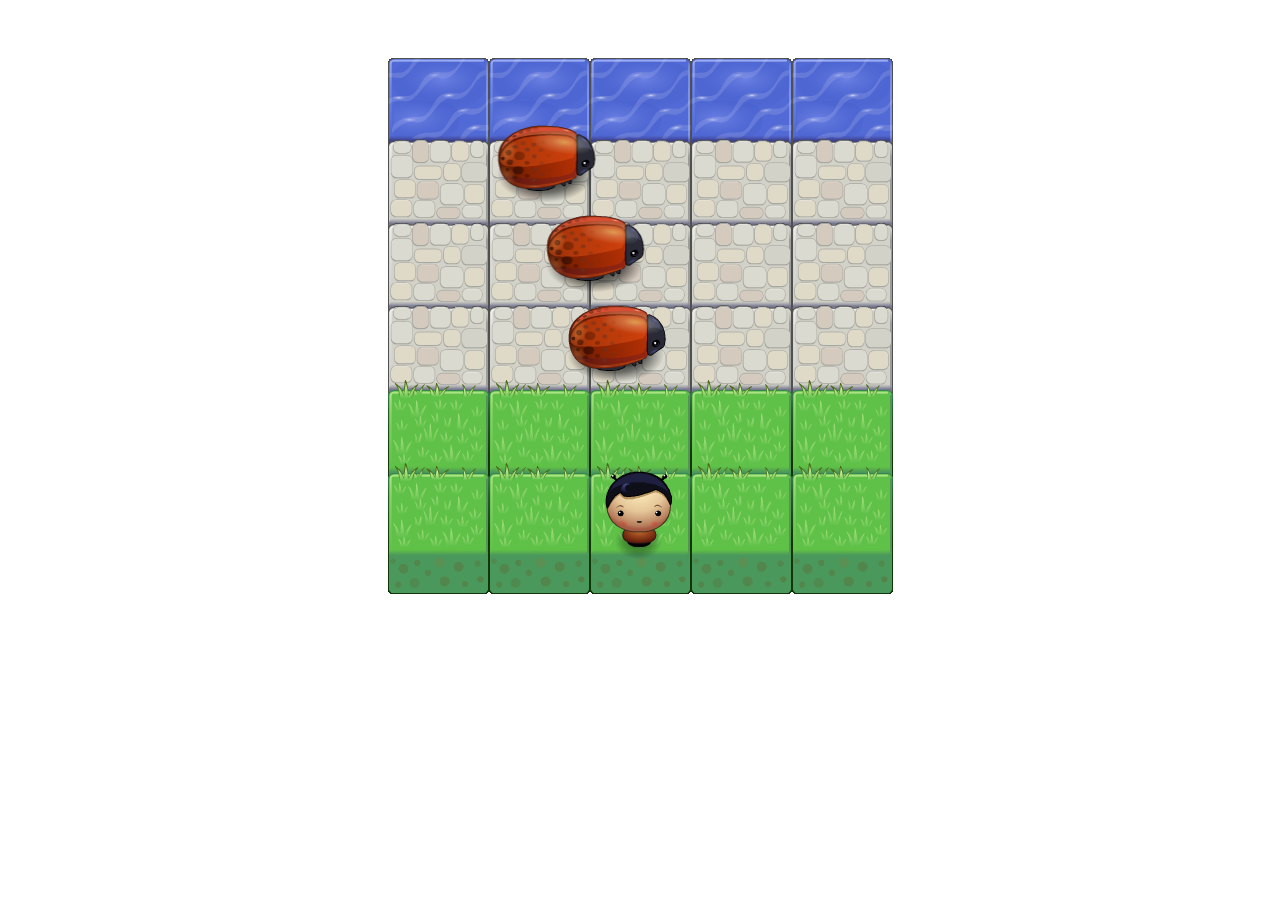
<file: P5 (Classic Arcade Game Clone)/index.html>
<!DOCTYPE html>
<html>
<head>
    <meta charset="UTF-8">
    <title>Effective JavaScript: Frogger</title>
    <link rel="stylesheet" href="css/style.css">
</head>
<body>
    <script src="js/resources.js"></script>
    <script src="js/app.js"></script>
    <script src="js/engine.js"></script>
    <script src="https://ajax.googleapis.com/ajax/libs/jquery/3.1.0/jquery.min.js"></script>
    <h1 id="total"></h1>
</body>
</html>
</file>
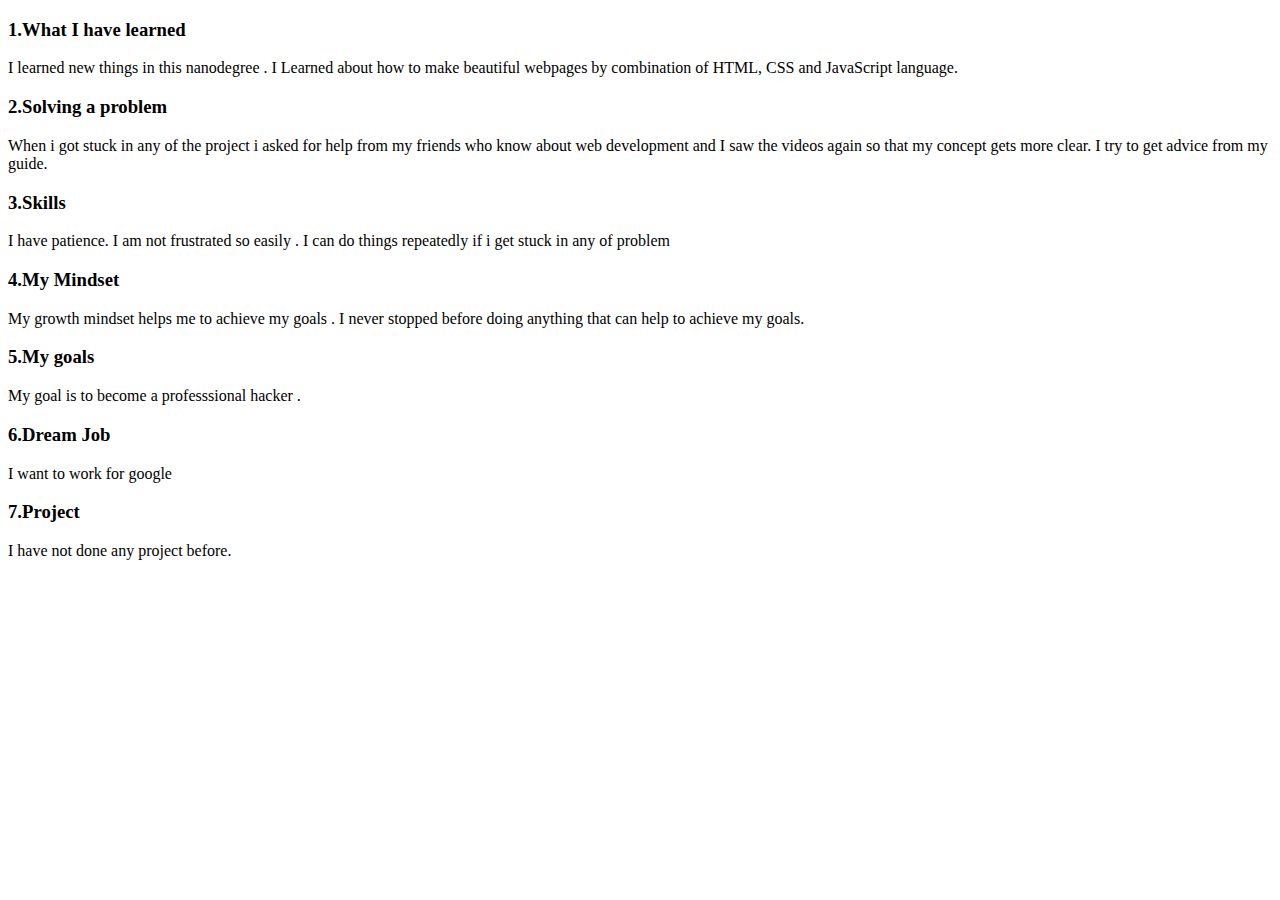
<file: P0 (Establishing Developer Mindset)/Establishing Developer Mindset.html>
<!doctype html>

<html>

<head>

<title>My first nanodegree</title>

</head>

<body>

<h3> 1.What I have learned</h3>

<p> I learned new things in this nanodegree .  I Learned about how to make 
beautiful webpages by combination of HTML, CSS and JavaScript language.</p> 
<h3> 2.Solving a problem</h3>

<p> When i got stuck in any of the project i asked for help from my friends 
who know about web development and I saw the videos again so that my 
concept gets more clear.  I try to get advice from my guide. <p>

<h3> 3.Skills</h3>

<p> I have patience. I am not frustrated so easily . I can do things 
repeatedly if i get stuck in any of problem</p>

<h3> 4.My Mindset</h3>

<p>  My growth mindset helps me to achieve my goals  . I never stopped 
before doing anything that can help to achieve my goals.

<h3> 5.My goals</h3>

 <p> My goal is to become a professsional hacker .</p>

<h3> 6.Dream Job</h3>

<p> I want to work for google</p>

<h3> 7.Project</h3>

<p> I have not done any project before.</p>

</body>

</html>
</file>
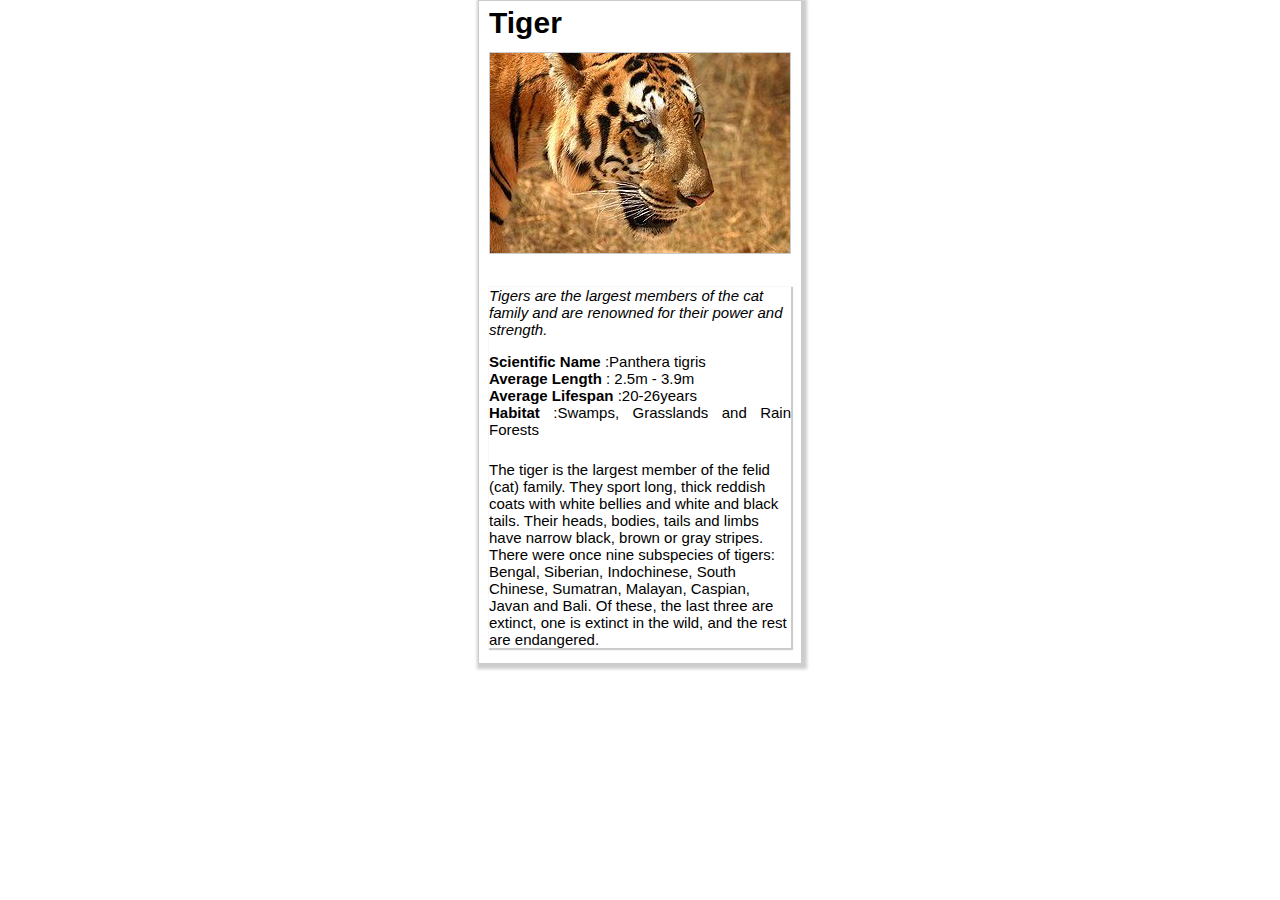
<file: P2 (Animal Trading Card)/card.html>
<!DOCTYPE html>
<html>
<head>
	<meta charset="utf-8">
	<title>Animal Trading Cards</title>
	<link rel="stylesheet" type="text/css" href="styles.css"/>
</head>
<body class="details">
	<div>
		<!-- your favorite animal's name goes here -->
		<h3 class="heading"><strong>Tiger</strong></h3>
		<!-- your favorite animal's image goes here -->
		<img class="image" src="Tiger.jpg" alt="Tiger">
		<div class="section">
			<!-- your favorite animal's interesting fact goes here -->
			<p class="description"><em>Tigers are the largest members of the cat family and are renowned for their power and strength.</em></p>
			<ul class="card" >
				<!-- your favorite animal's list items go here -->
				<li ><span class ="specification">Scientific Name </span>:Panthera tigris</li>
				<li><span class="specification">Average Length	</span>: 2.5m - 3.9m</li>
				<li><span class="specification">Average Lifespan </span>:20-26years</li>
				<li><span class="specification">Habitat </span>:Swamps, Grasslands and Rain Forests</li>
			</ul>
			<!-- your favorite animal's description goes here -->
			<p class="detail">The tiger is the largest member of the felid (cat) family. They sport long, thick reddish coats with white bellies and
				white and black tails. Their heads, bodies, tails and limbs have narrow black, brown or gray stripes. There were once nine
				subspecies of tigers: Bengal, Siberian, Indochinese, South Chinese, Sumatran, Malayan, Caspian, Javan and Bali. Of these,
				the last three are extinct, one is extinct in the wild, and the rest are endangered.</p>
		</div>
	</div>
</body>
</html>
</file>
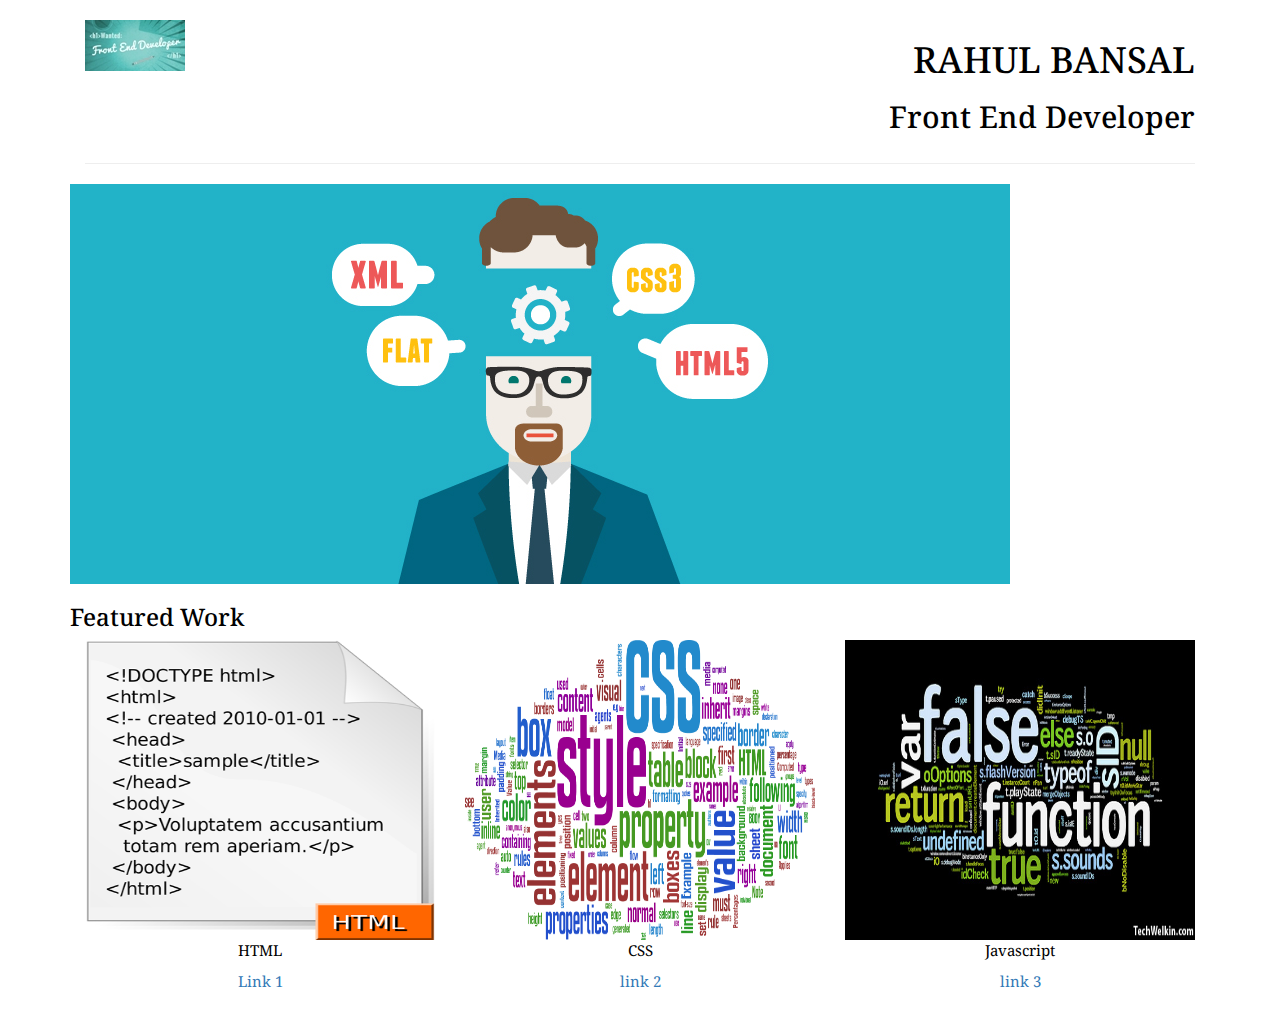
<file: P3( Build a Portfolio Site)/test.html>
<!doctype html>
<html>
<head>
    <meta name="viewport" content="width=device-width ,initial-scale=1">
    <title>My Portfolio</title>
    <link rel="stylesheet" href="css/bootstrap.css">
    <link rel="stylesheet" type="text/css" href="css/main.css">
    <link href="https://fonts.googleapis.com/css?family=Droid+Serif" rel="stylesheet">
</head>
<body>
  <section class="container" >
        <section class="heading">
            <div  class="col-md-6 ">
                <img src="images/image1.jpg"  alt="logo">
            </div>
            <div class="col-md-6 text-right">
                <h1 class="text-uppercase"> Rahul bansal</h1>
                <h2 class="text-capitalize"> front end developer</h2>
            </div>
        </section>

        <section class="heading">
                  <div class="col-md-12"> <hr>
                </div>
              </section>

        <section class="heading">
            <div class="image"> <img  src="images/image2.jpg" class="main-image" alt="main image"> </div>
        </section>

        <section  class="heading">
            <h3 class="text-capitalize"> featured work</h3>
        </section>

        <section  class="heading">
            <section class="col-md-4" >
              <div class="head">
                <img  src="images/image3.png" class="image1" alt="image 1">
              </div>
              <footer >
                <p class="text">HTML</p>
                  <p class="text"><a href="#">Link 1</a></p>
             </footer>
           </section>

           <section class="col-md-4">
             <div class="head" >
               <img src="images/image4.png" class="image2" alt="image 2">
             </div>
             <p class="text">CSS</p>
             <footer >
                 <p class="text"><a href="#">link 2</a></p>
            </footer>
          </section>
          <section class="col-md-4">
            <div class="head">
              <img src="images/image5.jpg" class="image3" alt="image 3">
            </div>
            <p class="text">Javascript</p>
            <footer >
                <p class="text"><a href="#">link 3</a></p>
           </footer>
         </section>
       </section>
     </section>

</body>

</html>
</file>
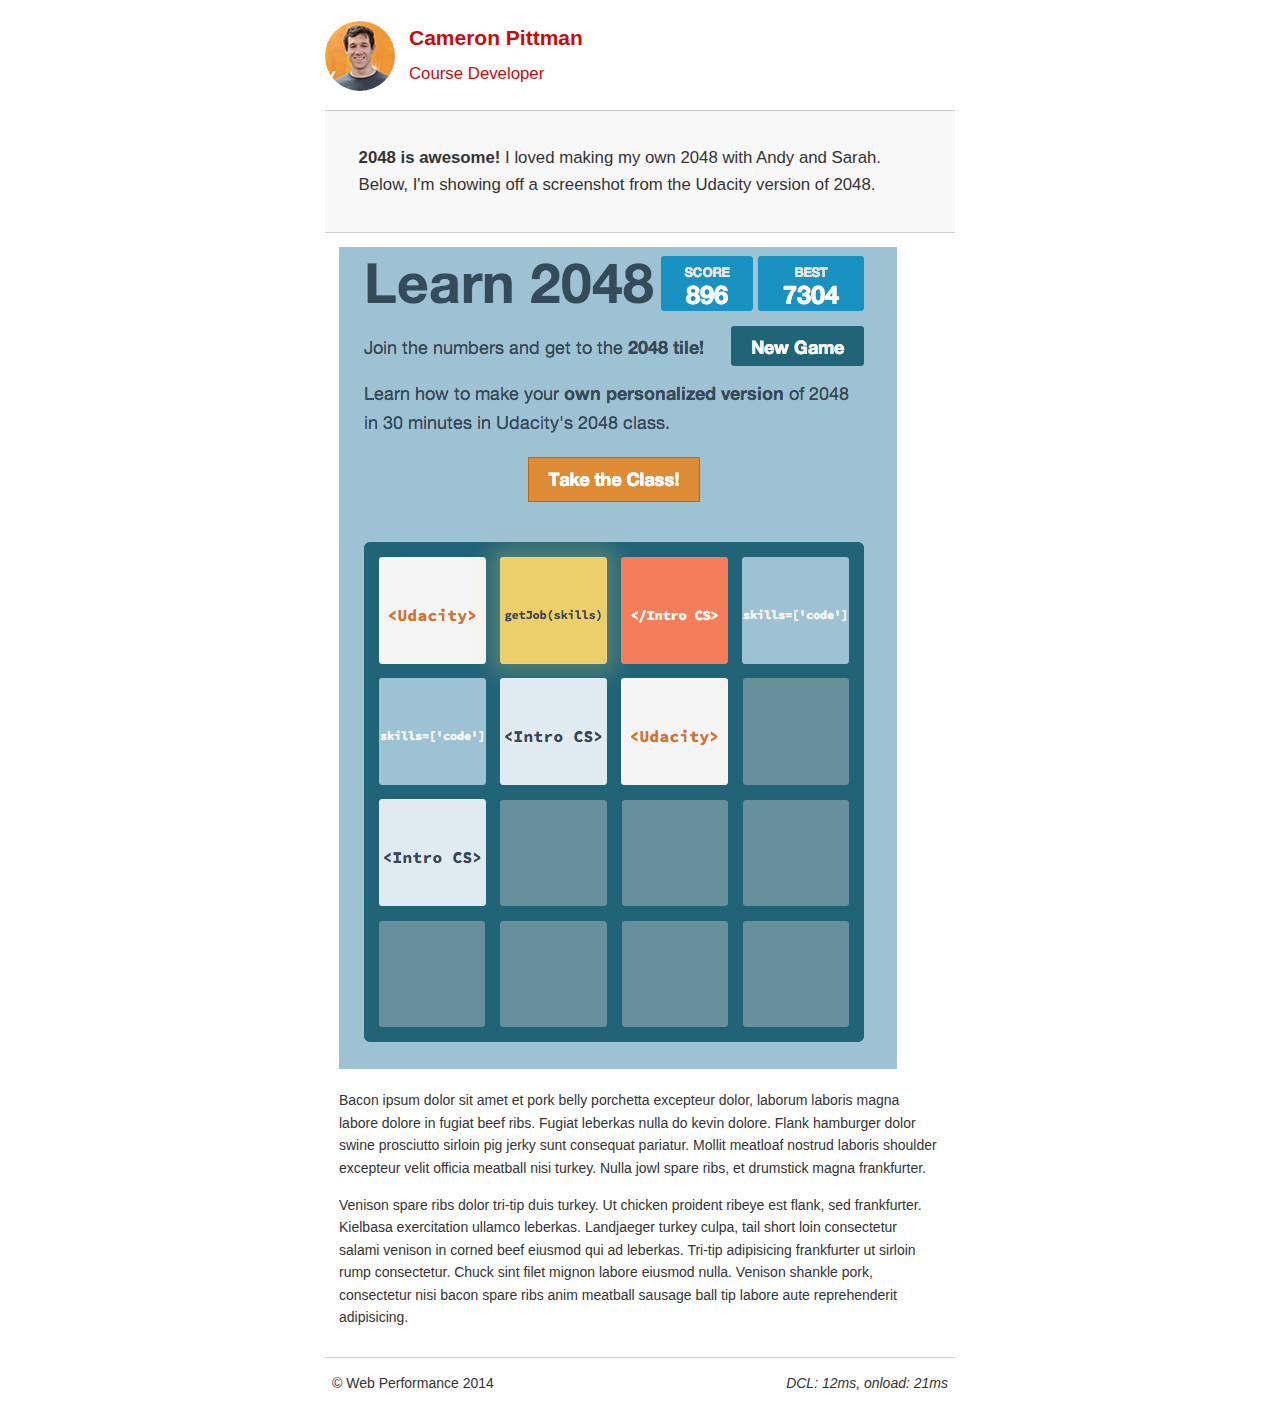
<file: P6 (Web Optimization)/project-2048.html>
<!DOCTYPE html>
<html lang="en">
  <head>
    <meta charset="utf-8">
    <meta name="viewport" content="width=device-width, initial-scale=1">
    <meta name="description" content=" FILL ME IN ">
    <meta name="author" content=" FILL ME IN ">
    <title>Cameron Pittman: Portfolio</title>

    <!-- Hmm, what is the impact of web fonts on speed? Measure it... -->
    <!-- <link href="//fonts.googleapis.com/css?family=Open+Sans:400,700" rel="stylesheet"> -->

    <link href="css/style.css" rel="stylesheet">
    <link href="css/print.css" rel="stylesheet">

    <script>
      (function(w,g){w['GoogleAnalyticsObject']=g;
      w[g]=w[g]||function(){(w[g].q=w[g].q||[]).push(arguments)};w[g].l=1*new Date();})(window,'ga');

      // Optional TODO: replace with your Google Analytics profile ID.
      ga('create', 'UA-XXXX-Y');
      ga('send', 'pageview');
    </script>
    <script async src="//www.google-analytics.com/analytics.js"></script>
    <script async src="js/perfmatters.js"></script>
  </head>

  <body>
    <header>
      <a href="/"><img src="img/profilepic.jpg"></a>
      <p>Cameron Pittman<br><span>Course Developer</span></p>
    </header>

    <div class="container">
      <div class="hero">
        <strong>2048 is awesome!</strong> I loved making my own 2048 with Andy and Sarah. Below, I'm showing off a screenshot from the Udacity version of 2048.
      </div>

      <div class="content">

        <img class="img-responsive" src="img/2048.png">

        <p>Bacon ipsum dolor sit amet et pork belly porchetta excepteur dolor, laborum laboris magna labore dolore in fugiat beef ribs. Fugiat leberkas nulla do kevin dolore. Flank hamburger dolor swine prosciutto sirloin pig jerky sunt consequat pariatur. Mollit meatloaf nostrud laboris shoulder excepteur velit officia meatball nisi turkey. Nulla jowl spare ribs, et drumstick magna frankfurter.</p>

        <p>Venison spare ribs dolor tri-tip duis turkey. Ut chicken proident ribeye est flank, sed frankfurter. Kielbasa exercitation ullamco leberkas. Landjaeger turkey culpa, tail short loin consectetur salami venison in corned beef eiusmod qui ad leberkas. Tri-tip adipisicing frankfurter ut sirloin rump consectetur. Chuck sint filet mignon labore eiusmod nulla. Venison shankle pork, consectetur nisi bacon spare ribs anim meatball sausage ball tip labore aute reprehenderit adipisicing.</p>

    </div>

    <footer>
      <p>&copy; Web Performance 2014 <span id="crp-stats"></span></p>
    </footer>
  </body>
</html>
</file>
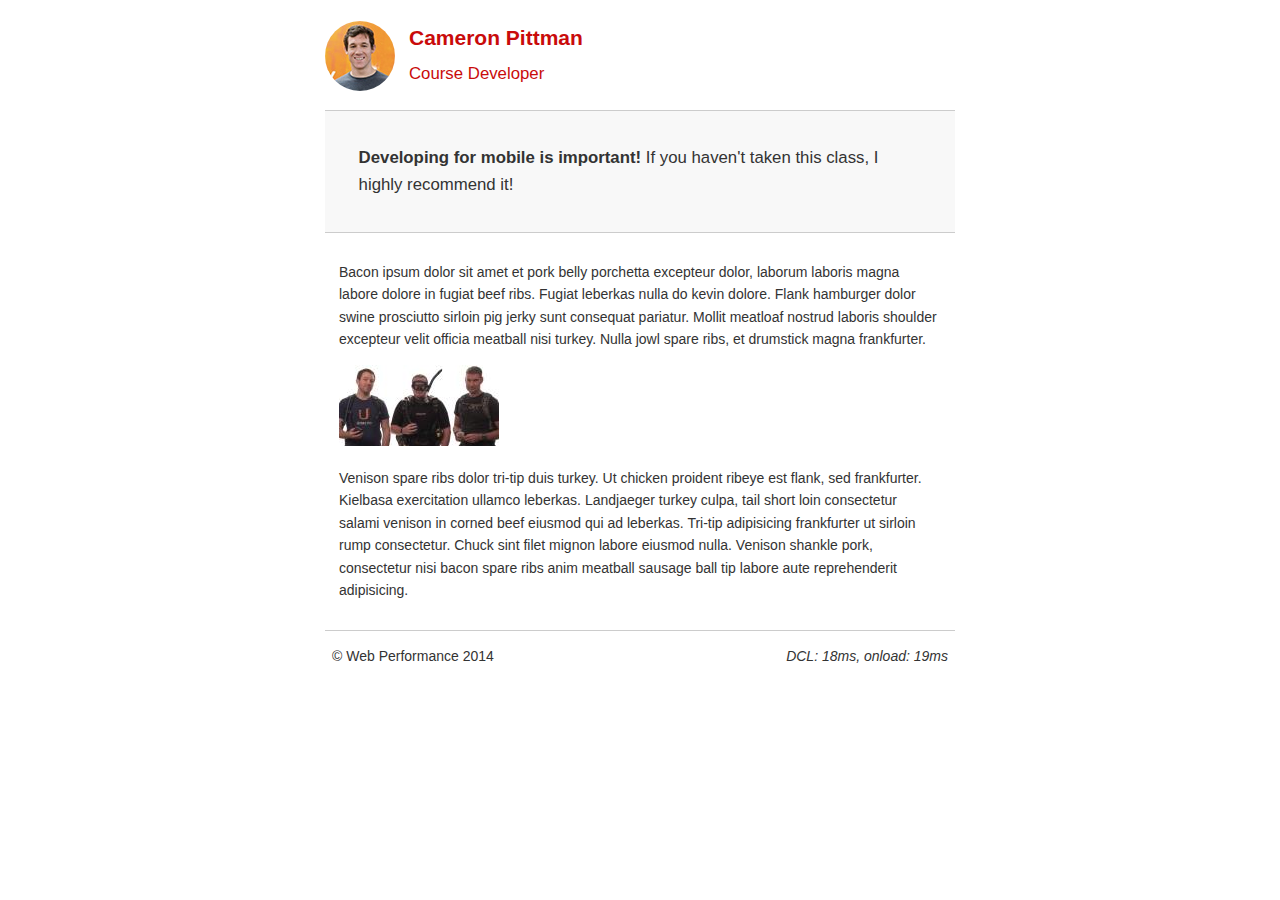
<file: P6 (Web Optimization)/project-mobile.html>
<!DOCTYPE html>
<html lang="en">
  <head>
    <meta charset="utf-8">
    <meta name="viewport" content="width=device-width, initial-scale=1">
    <meta name="description" content=" FILL ME IN ">
    <meta name="author" content=" FILL ME IN ">
    <title>Cameron Pitman: Portfolio</title>

    <!-- Hmm, what is the impact of web fonts on speed? Measure it... -->
    <!-- <link href="//fonts.googleapis.com/css?family=Open+Sans:400,700" rel="stylesheet"> -->

    <link href="css/style.css" rel="stylesheet">
    <link href="css/print.css" rel="stylesheet">

    <script>
      (function(w,g){w['GoogleAnalyticsObject']=g;
      w[g]=w[g]||function(){(w[g].q=w[g].q||[]).push(arguments)};w[g].l=1*new Date();})(window,'ga');

      // Optional TODO: replace with your Google Analytics profile ID.
      ga('create', 'UA-XXXX-Y');
      ga('send', 'pageview');
    </script>
    <script async  src="http://www.google-analytics.com/analytics.js"></script>
    <script async src="js/perfmatters.js"></script>
  </head>

  <body>
    <header>
      <a href="/"><img src="img/profilepic.jpg"></a>
      <p>Cameron Pittman<br><span>Course Developer</span></p>
    </header>

    <div class="container">
      <div class="hero">
        <strong>Developing for mobile is important!</strong> If you haven't taken this class, I highly recommend it!
      </div>

      <div class="content">

        <p>Bacon ipsum dolor sit amet et pork belly porchetta excepteur dolor, laborum laboris magna labore dolore in fugiat beef ribs. Fugiat leberkas nulla do kevin dolore. Flank hamburger dolor swine prosciutto sirloin pig jerky sunt consequat pariatur. Mollit meatloaf nostrud laboris shoulder excepteur velit officia meatball nisi turkey. Nulla jowl spare ribs, et drumstick magna frankfurter.</p>

        <img src="img/mobilewebdev.jpg">

        <p>Venison spare ribs dolor tri-tip duis turkey. Ut chicken proident ribeye est flank, sed frankfurter. Kielbasa exercitation ullamco leberkas. Landjaeger turkey culpa, tail short loin consectetur salami venison in corned beef eiusmod qui ad leberkas. Tri-tip adipisicing frankfurter ut sirloin rump consectetur. Chuck sint filet mignon labore eiusmod nulla. Venison shankle pork, consectetur nisi bacon spare ribs anim meatball sausage ball tip labore aute reprehenderit adipisicing.</p>

    </div>

    <footer>
      <p>&copy; Web Performance 2014 <span id="crp-stats"></span></p>
    </footer>
  </body>
</html>
</file>
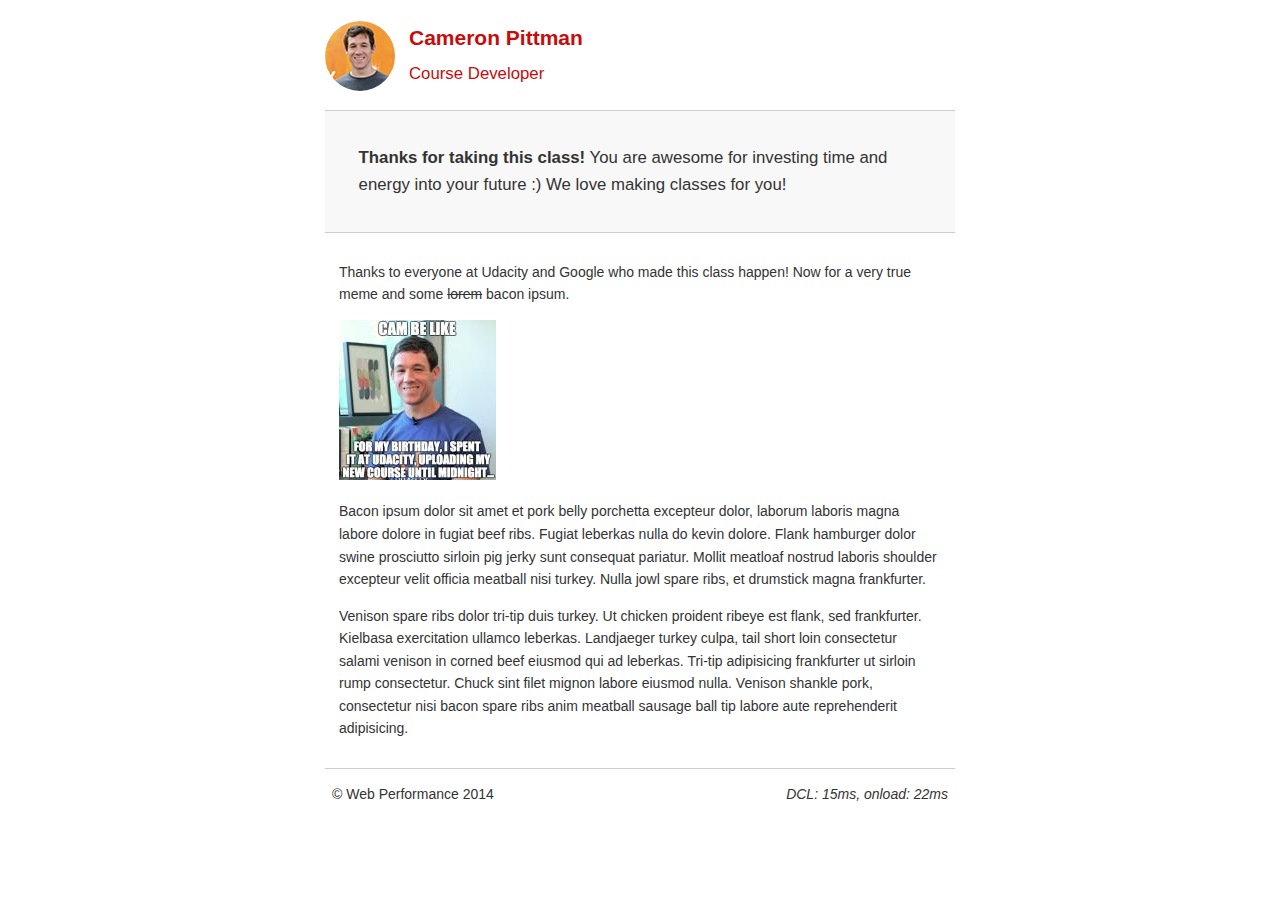
<file: P6 (Web Optimization)/project-webperf.html>
<!DOCTYPE html>
<html lang="en">
  <head>
    <meta charset="utf-8">
    <meta name="viewport" content="width=device-width, initial-scale=1">
    <meta name="description" content=" FILL ME IN ">
    <meta name="author" content=" FILL ME IN ">
    <title>Cameron Pittman: Portfolio</title>

    <!-- Hmm, what is the impact of web fonts on speed? Measure it... -->
    <!-- <link href="//fonts.googleapis.com/css?family=Open+Sans:400,700" rel="stylesheet"> -->

    <link href="css/style.css" rel="stylesheet">
    <link href="css/print.css" rel="stylesheet">

    <script>
      (function(w,g){w['GoogleAnalyticsObject']=g;
      w[g]=w[g]||function(){(w[g].q=w[g].q||[]).push(arguments)};w[g].l=1*new Date();})(window,'ga');

      // Optional TODO: replace with your Google Analytics profile ID.
      ga('create', 'UA-XXXX-Y');
      ga('send', 'pageview');
    </script>
    <script async src="http://www.google-analytics.com/analytics.js"></script>
    <script async src="js/perfmatters.js"></script>
  </head>

  <body>
    <header>
      <a href="/"><img src="img/profilepic.jpg"></a>
      <p>Cameron Pittman<br><span>Course Developer</span></p>
    </header>

    <div class="container">
      <div class="hero">
        <strong>Thanks for taking this class!</strong> You are awesome for investing time and energy into your future :) We love making classes for you!
      </div>

      <div class="content">

        <p>Thanks to everyone at Udacity and Google who made this class happen! Now for a very true meme and some <strike>lorem</strike> bacon ipsum.</p>

        <img src="img/cam_be_like.jpg">

        <p>Bacon ipsum dolor sit amet et pork belly porchetta excepteur dolor, laborum laboris magna labore dolore in fugiat beef ribs. Fugiat leberkas nulla do kevin dolore. Flank hamburger dolor swine prosciutto sirloin pig jerky sunt consequat pariatur. Mollit meatloaf nostrud laboris shoulder excepteur velit officia meatball nisi turkey. Nulla jowl spare ribs, et drumstick magna frankfurter.</p>

        <p>Venison spare ribs dolor tri-tip duis turkey. Ut chicken proident ribeye est flank, sed frankfurter. Kielbasa exercitation ullamco leberkas. Landjaeger turkey culpa, tail short loin consectetur salami venison in corned beef eiusmod qui ad leberkas. Tri-tip adipisicing frankfurter ut sirloin rump consectetur. Chuck sint filet mignon labore eiusmod nulla. Venison shankle pork, consectetur nisi bacon spare ribs anim meatball sausage ball tip labore aute reprehenderit adipisicing.</p>

    </div>

    <footer>
      <p>&copy; Web Performance 2014 <span id="crp-stats"></span></p>
    </footer>
  </body>
</html>
</file>
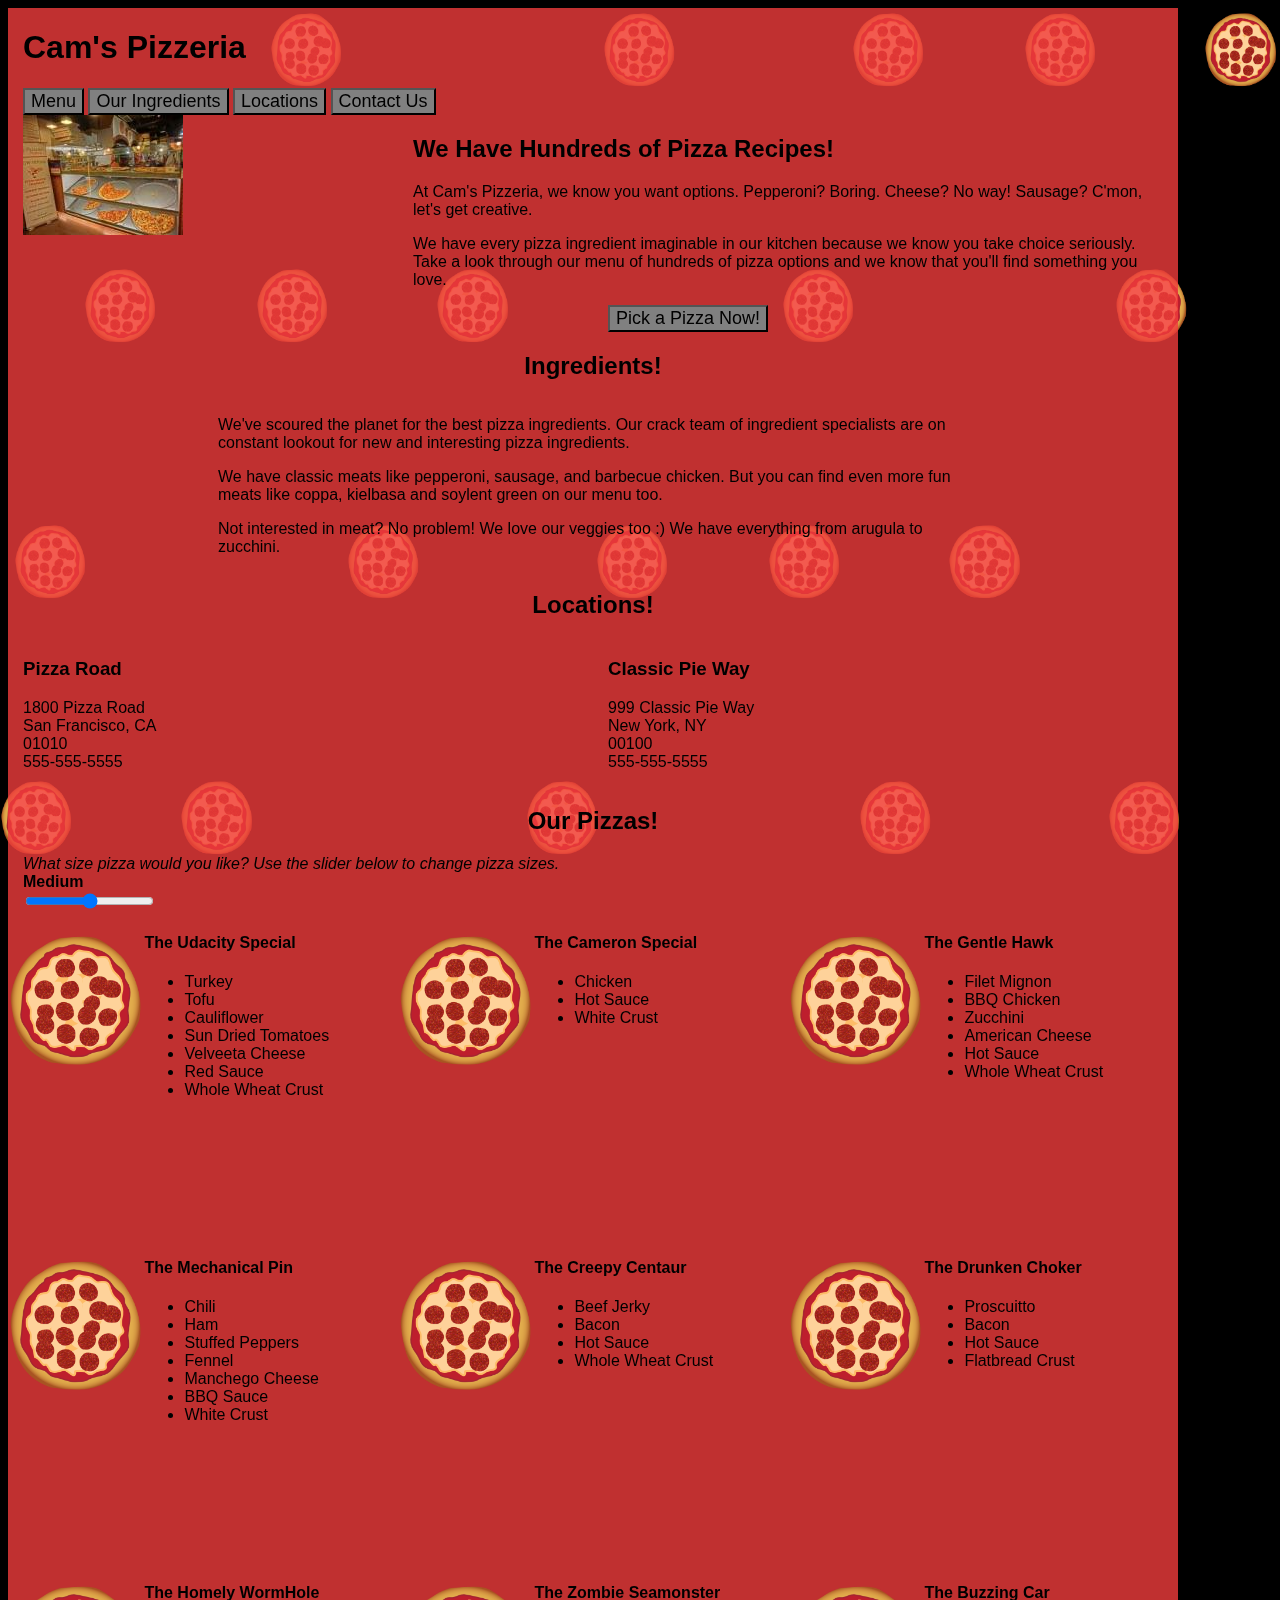
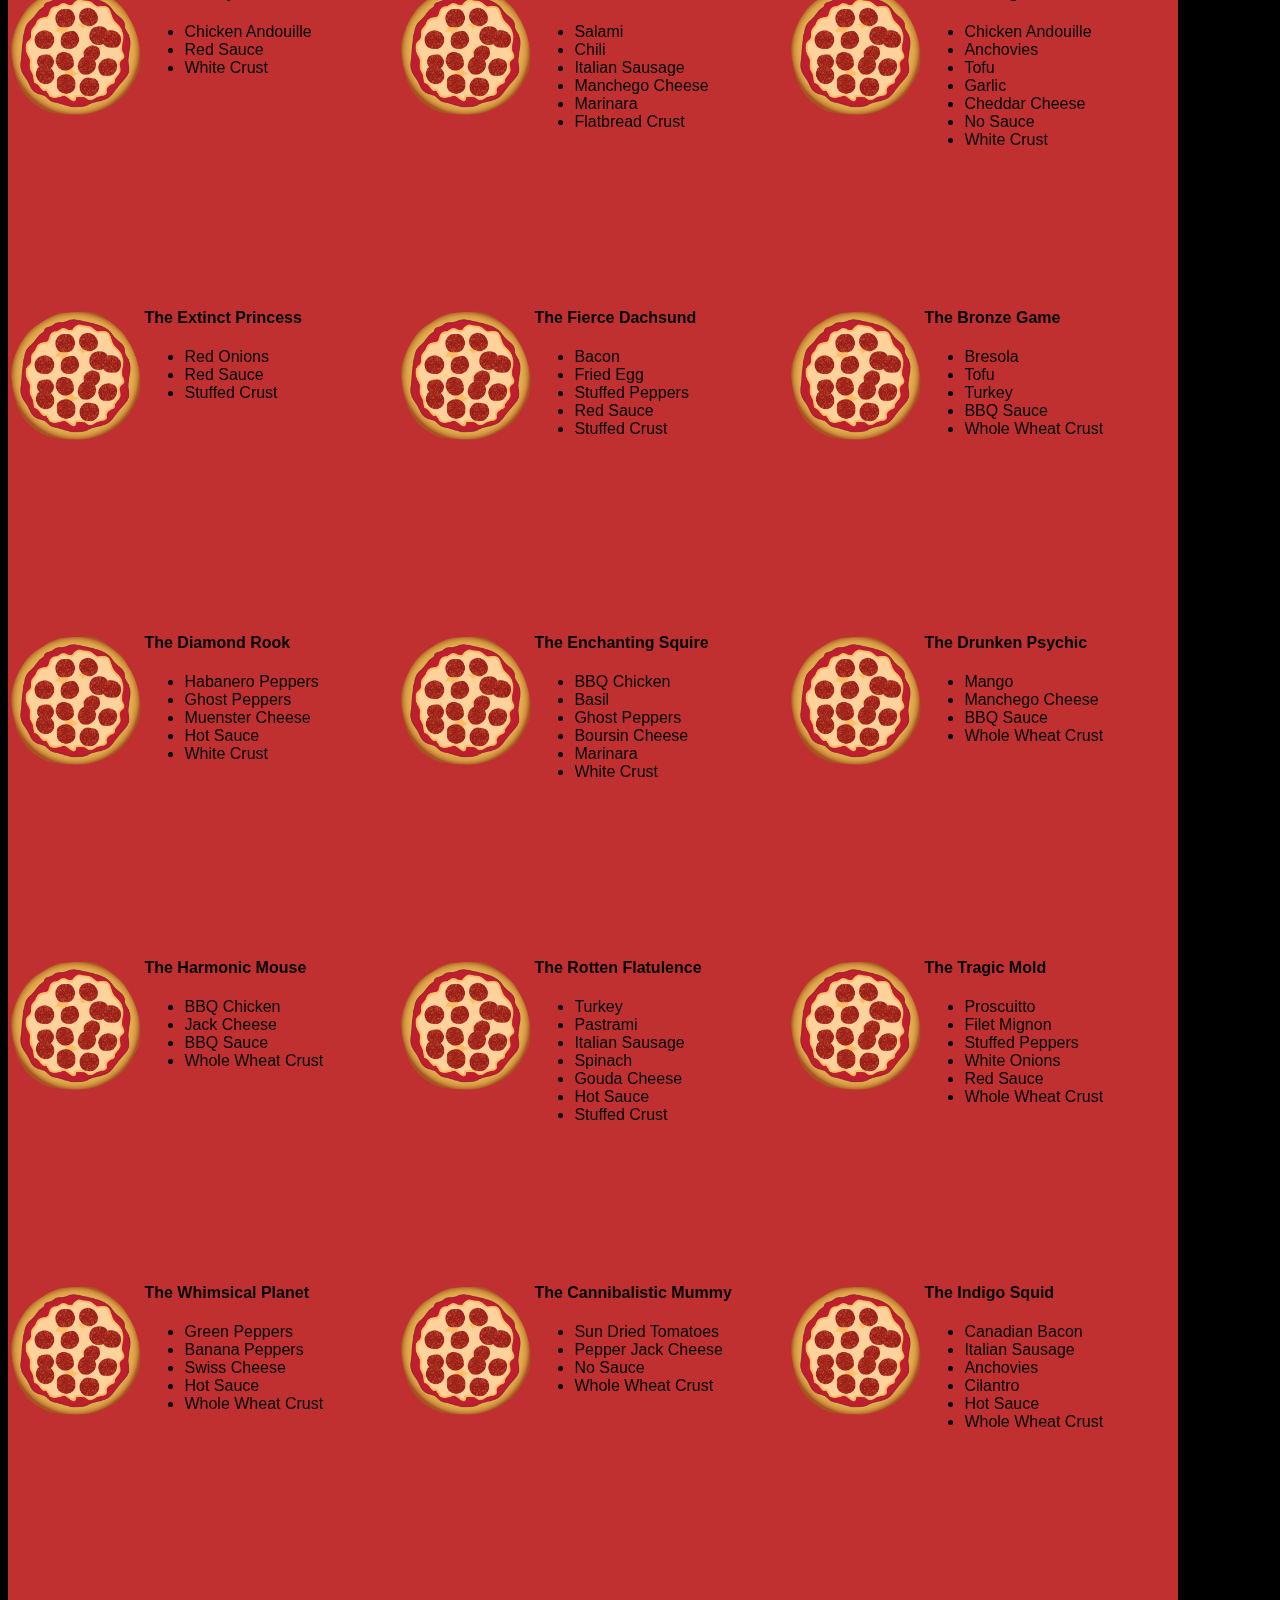
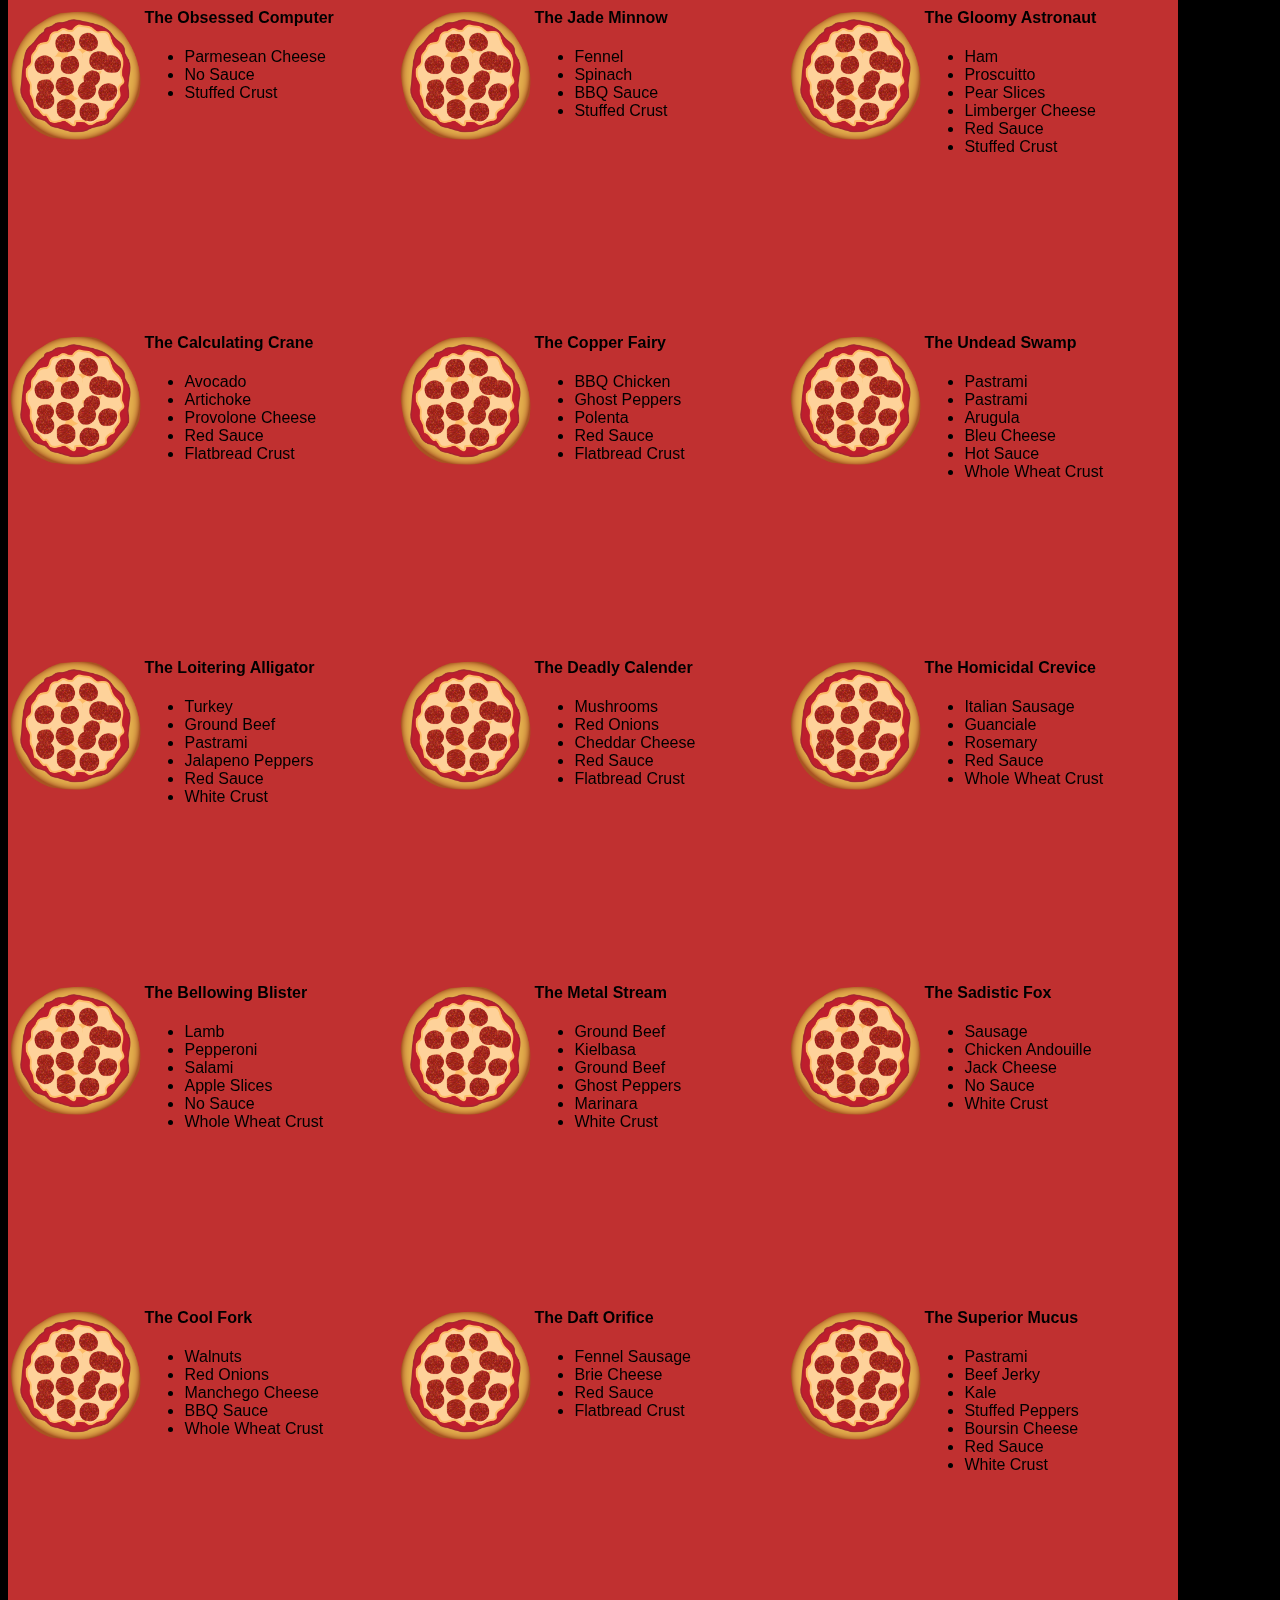
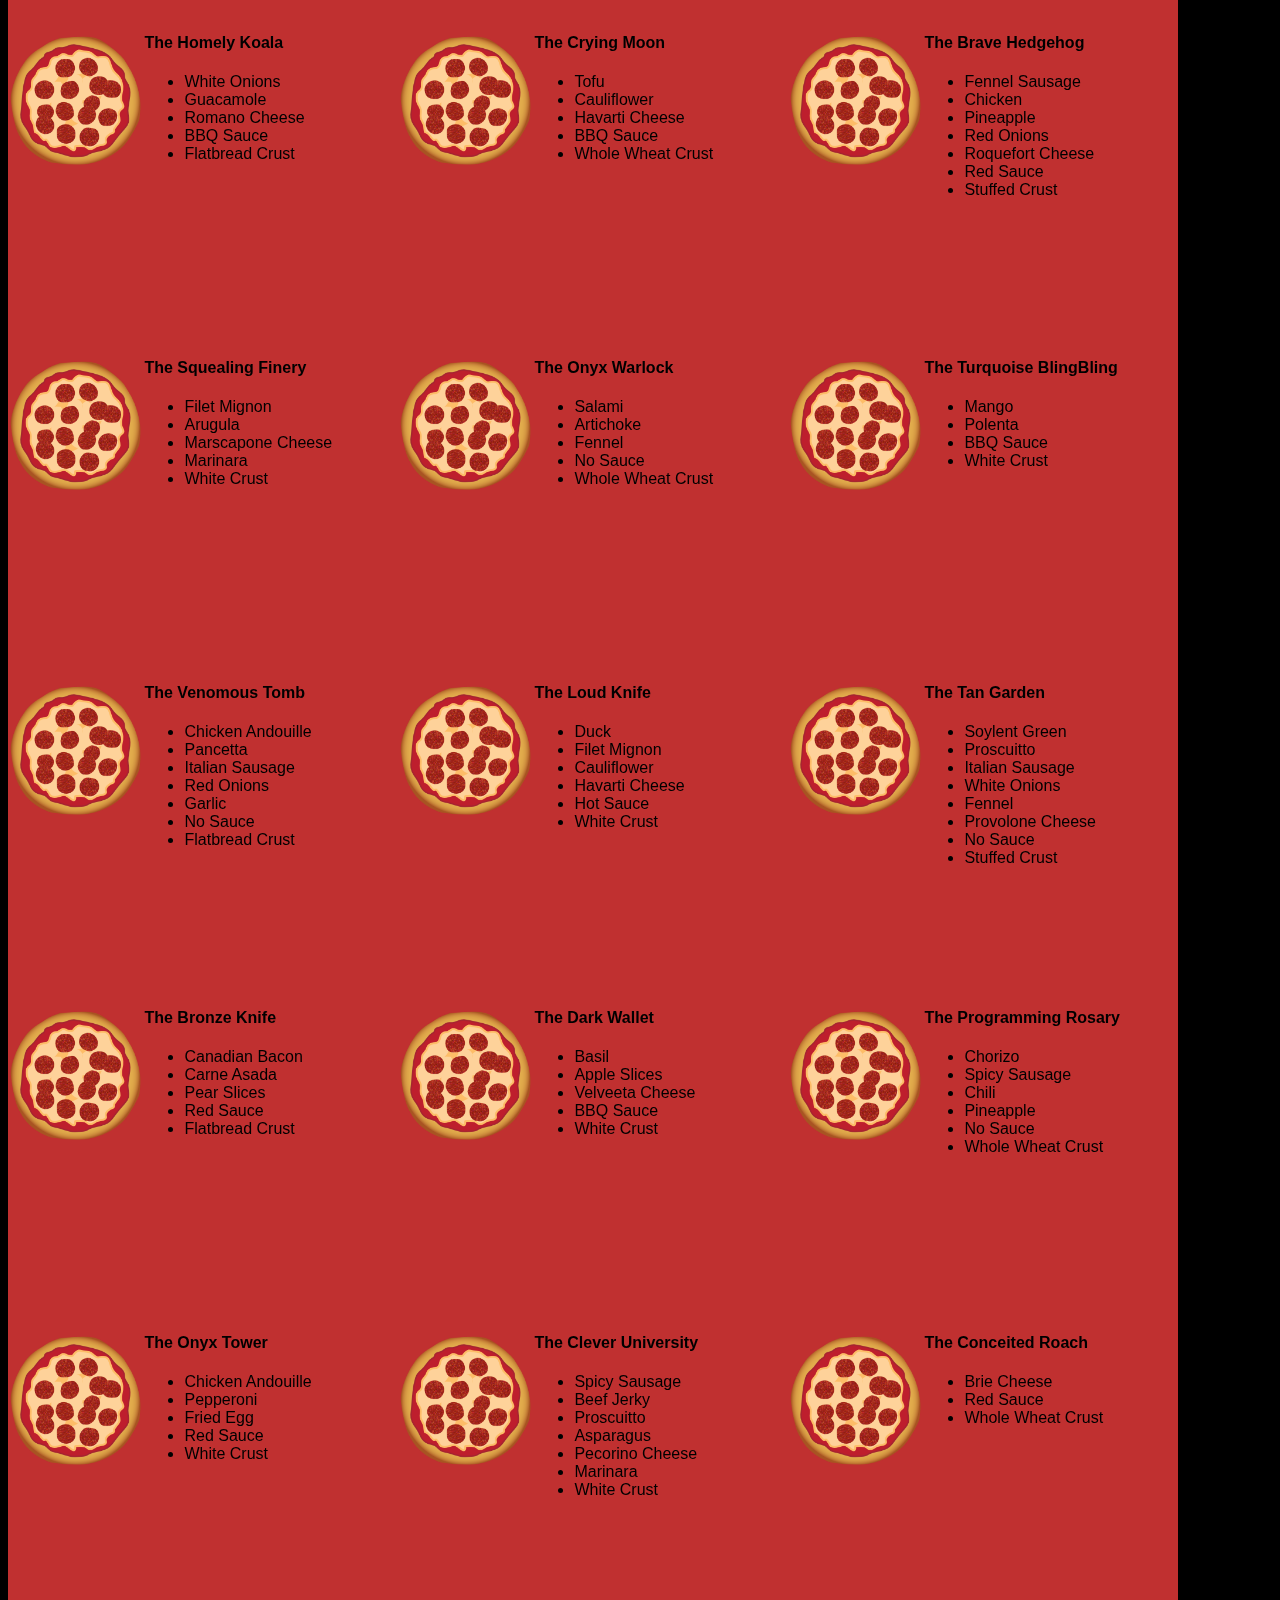
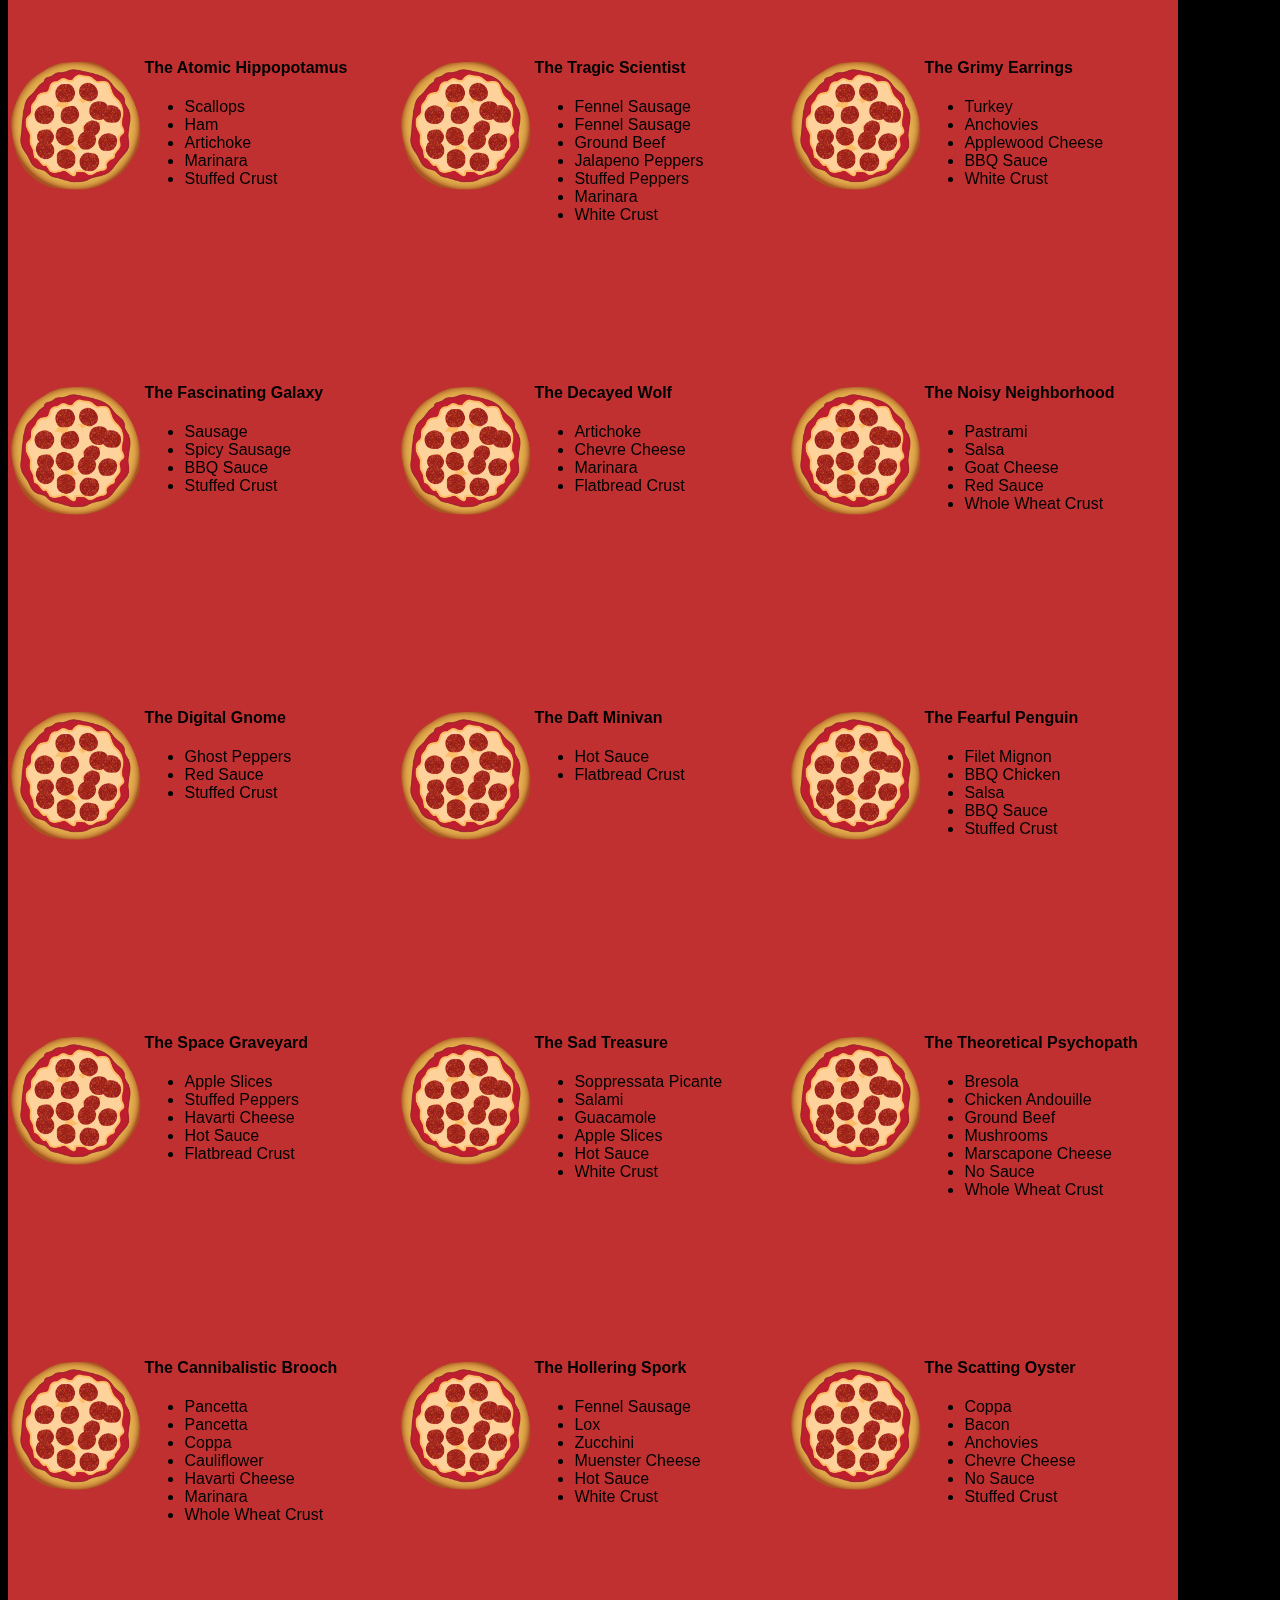
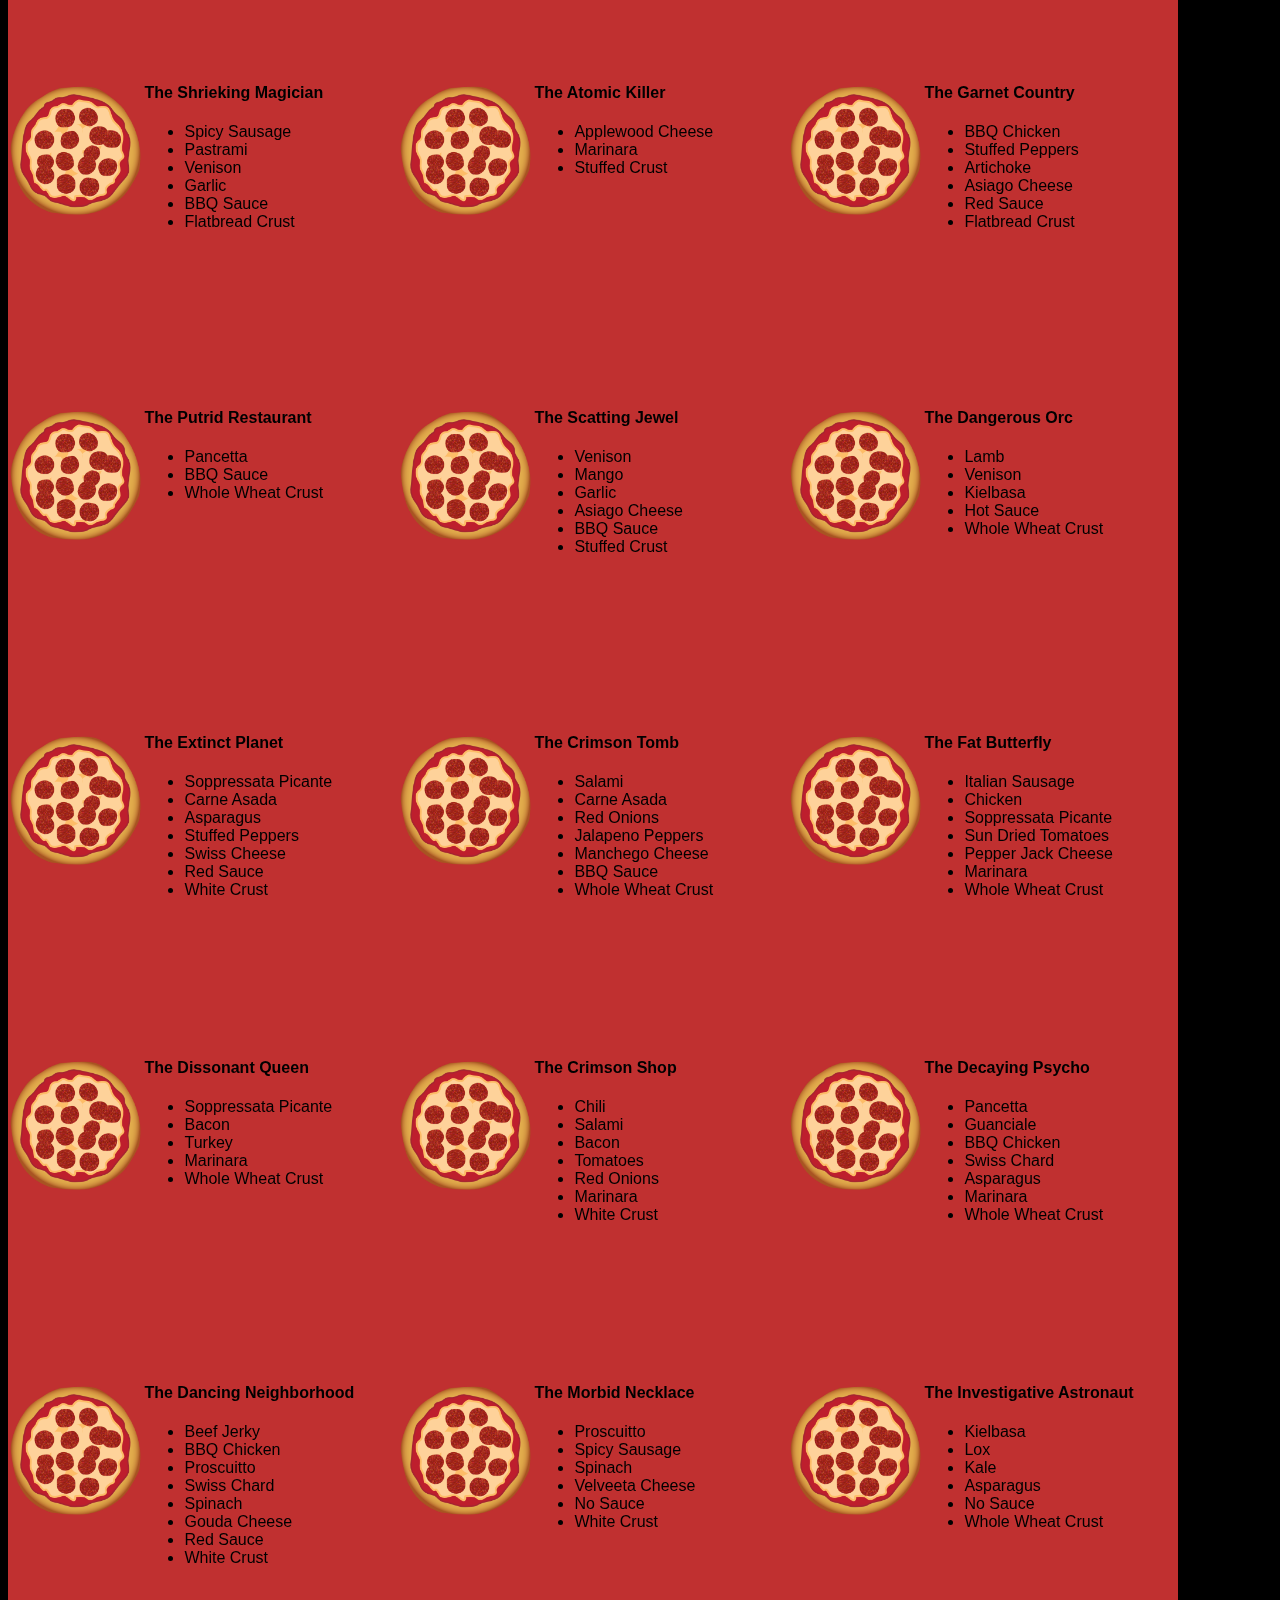
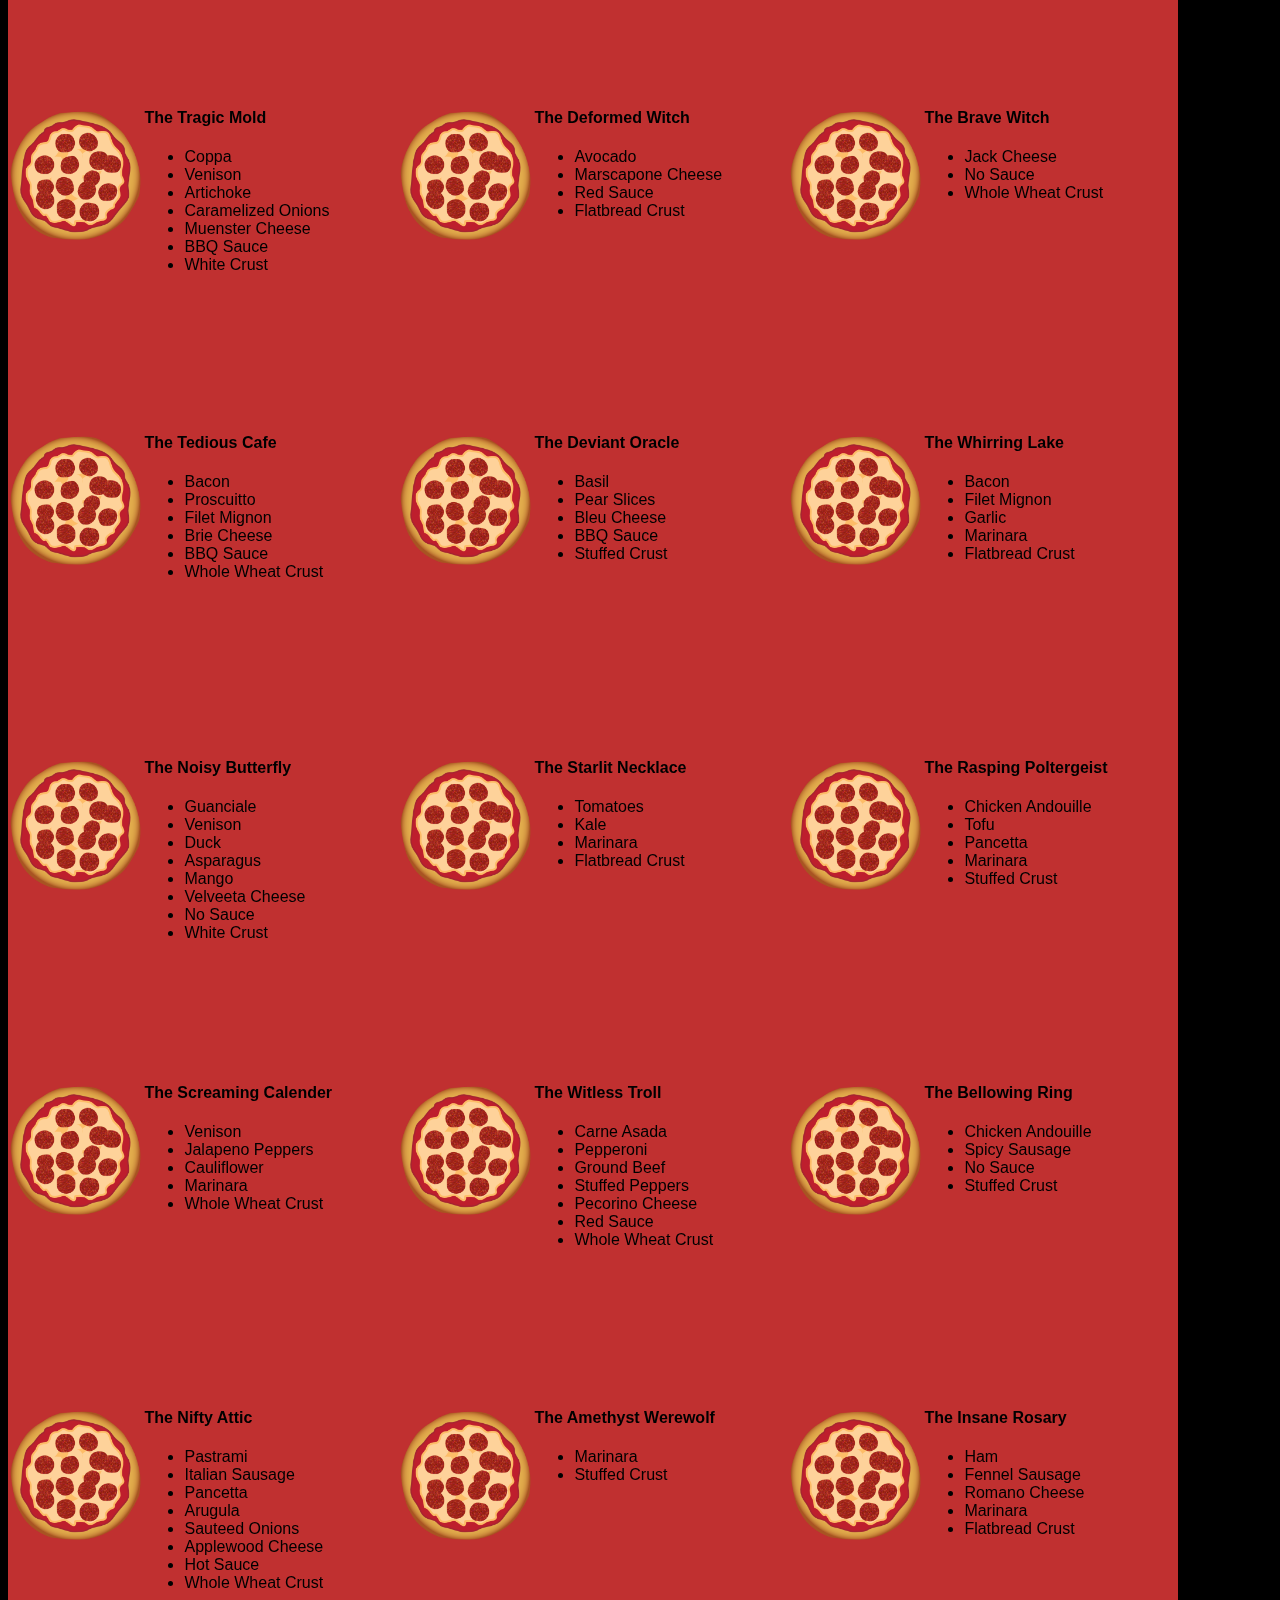
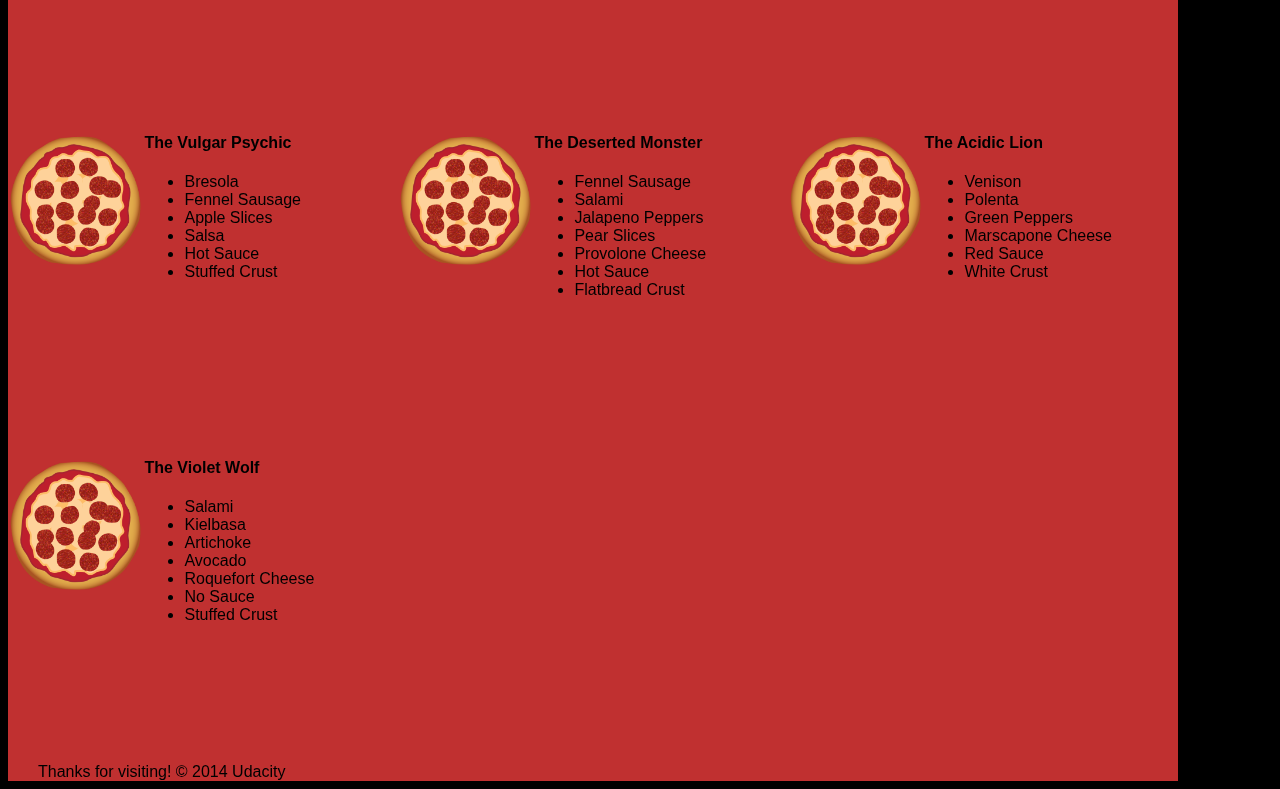
<file: P6 (Web Optimization)/views/pizza.html>
<!DOCTYPE HTML>
<html>
<head>
  <link rel="stylesheet" href="css/style.css">
  <link rel="stylesheet" href="css/bootstrap-grid.css">
</head>

<body>
  <div class="container">
    <div id="header" class="row">
      <div class="col-md-6">
        <div class="row">
          <div class="col-md-12">
            <h1>Cam's Pizzeria</h1>
            <div class="row">
              <div id="menu" class="col-md-12">
                <form action="#randomPizzas">
                  <input type="submit" value="Menu">
                </form>
                <form action="#ingredients">
                  <input type="submit" value="Our Ingredients">
                </form>
                <form action="#locations">
                  <input type="submit" value="Locations">
                </form>
                <form action="#" onsubmit="alert('Thanks for clicking! This button doesn\'t do anything because this is a fake pizzeria :\)')">
                  <input type="submit" value="Contact Us">
                </form>
              </div>
            </div>
          </div>
        </div>
      </div>
      <div id="movingPizzas1" class="col-md-6">
      </div>
    </div>
    <div id="callToAction" class="row">
      <div class="col-md-4">
        <img src="images/pizzeria.jpg" class="img-responsive"> <!-- Image credit to: http://commons.wikimedia.org/wiki/File:HK_TST_night_%E5%98%89%E8%98%AD%E9%81%93_Granville_Road_restaurant_Paisano's_Pizzeria_pizza_Dec-2013.JPG -->
      </div>
      <div class="col-md-8">
        <div class="row">
          <div class="col-md-12">
            <h2>We Have Hundreds of Pizza Recipes!</h2>
            <p>At Cam's Pizzeria, we know you want options. Pepperoni? Boring. Cheese? No way! Sausage? C'mon, let's get creative.</p>

            <p>We have every pizza ingredient imaginable in our kitchen because we know you take choice seriously. Take a look through our menu of hundreds of pizza options and we know that you'll find something you love.</p>
          </div>
        </div>
        <div class="row">
          <div class="col-md-6 col-md-push-3">
            <form action="#randomPizzas">
              <input type="submit" value="Pick a Pizza Now!">
            </form>
          </div>
        </div>
      </div>
    </div>
    <div id="ingredients" class="row">
      <div class="col-md-8 col-md-push-2">
        <div class="row">
          <div class="col-md-12 centered">
            <h2>Ingredients!</h2>
          </div>
        </div>
        <div class="row">
          <div class="col-md-12">
            <p>We've scoured the planet for the best pizza ingredients. Our crack team of ingredient specialists are on constant lookout for new and interesting pizza ingredients.</p>

            <p>We have classic meats like pepperoni, sausage, and barbecue chicken. But you can find even more fun meats like coppa, kielbasa and soylent green on our menu too.</p>

            <p>Not interested in meat? No problem! We love our veggies too :) We have everything from arugula to zucchini.</p>
          </div>
        </div>
      </div>
    </div>
    <div id="locations" class="row">
      <div class="col-md-12">
        <h2 style="text-align: center">Locations!</h2>
        <div class="row">
          <div class="col-md-6">
            <h3>Pizza Road</h3>
            <p>1800 Pizza Road<br>San Francisco, CA<br>01010<br>555-555-5555</p>
          </div>
          <div class="col-md-6">
            <h3>Classic Pie Way</h3>
            <p>999 Classic Pie Way<br>New York, NY<br>00100<br>555-555-5555</p>
          </div>
        </div>
      </div>
    </div>
    <div id="pizzaGenerator" class="row">
      <div class="col-md-12">
        <h2 style="text-align: center">Our Pizzas!</h2>
        <div class="row">
          <div class="col-md-12">
            <em>What size pizza would you like? Use the slider below to change pizza sizes.</em>
          </div>
          <div id="pizzaSize" class="col-md-6">Medium</div>
          <div class="col-md-12">
            <input id="sizeSlider" type="range" min="1" max="3" value="2" step="1" onchange="resizePizzas(this.value)"></input>
          </div>
        </div>
        <div id="randomPizzas" class="row">
          <div id="pizza0" class="randomPizzaContainer" style="width:33.33%; height: 325px;">
            <div style="width:35%">
              <img src="images/pizza.png" class="img-responsive">
            </div>
            <div style="width:65%">
              <h4>The Udacity Special</h4>
              <ul>
                <li>Turkey</li>
                <li>Tofu</li>
                <li>Cauliflower</li>
                <li>Sun Dried Tomatoes</li>
                <li>Velveeta Cheese</li>
                <li>Red Sauce</li>
                <li>Whole Wheat Crust</li>
              </ul>
            </div>
          </div>
          <div id="pizza1" class="randomPizzaContainer" style="width:33.33%; height: 325px;">
            <div style="width:35%">
              <img src="images/pizza.png" class="img-responsive">
            </div>
            <div style="width:65%">
              <h4>The Cameron Special</h4>
              <ul>
                <li>Chicken</li>
                <li>Hot Sauce</li>
                <li>White Crust</li>
              </ul>
            </div>
          </div>
        </div>
      </div>
    </div>
    <div id="footer" class="col-md-12">Thanks for visiting! &copy; 2014 Udacity</div>
  </div>
  <script type="text/javascript" src="js/main.js"></script>
</body>

</html>
</html>
</file>
<file: P5 (Classic Arcade Game Clone)/css/style.css>
body {
    text-align: center;
}
</file>
<file: P2 (Animal Trading Card)/styles.css>
body {
    font-family: Arial,Helvetica, sans-serif;
    font-size: 15px;
 }
.details {
    border: solid 1px #ccc;
    margin: 0 auto;
    width: 302px;
    padding: 18px;
    -webkit-box-shadow: 4px 5px  rgba(0, 0, 0, 0.15);
    -moz-box-shadow: 0px 4px 5px 0px rgba(0, 0, 0, 0.15);
    box-shadow: 2px 2px 3px 3px rgba(0, 0, 0, 0.2);
    border: solid 1px #ccc;
    padding: 0 10px;
}
.heading {
    font-size: 2em;
    font-weight: bold;
    margin: 0;
    padding: 5px 0 12px 0;
}
.image {
    width: 300px;
    height: auto;
    margin: 0 0 15px 0;
    border: solid 1px #ccc;
}
.section{
    box-shadow: 1px 1px 1px 1px rgba(0, 0, 0, 0.2);

}
.description{
    font-style: italic;
 }
.card {
  text-align: justify;
  list-style: none;
   font-size: 1em;
    padding: 0 0 8px 0;
 }
.specification{
  font-weight: bold;

 }
</file>
<file: P3( Build a Portfolio Site)/css/main.css>
* {
    -webkit-box-sizing: border-box;
    -moz-box-sizing: border-box;
    box-sizing: border-box;
}

body{
  margin: 20px;
  padding-left: 15px;
  padding-right: 15px;
  font-family: 'Droid Serif', serif;
  font-size: 15px;
  color: black;
}

.container {
    margin-top: 20px;
    margin-bottom: 20px;
    margin-right: auto;
    margin-left: auto;
    padding-left: 15px;
    padding-right: 15px;
}
.line{
  position: relative;
  min-height: 2px;
  width: 100%;
  color: black;
}

.main-image{
  width: 100%;
}

.heading {
    width: 100%;
    height: auto;
    -webkit-flex-wrap: wrap;
    display: flex;
    flex-wrap: wrap;
}

.image1{
  width: 100%;
  height:300px;
}
.image2{
  width:100%;
  height: 300px;
}
.image3{
  width: 100%;
  height: 300px;
}
.text{
  text-align: center;
  
}
@media only screen and (max-width=1000px)
{
  .main-image{
    display: block;
        margin-left: 0;
        width: auto;
        max-width: 100%;
  }
  .image1{
    max-width: 100%;
  }
  .image2{
    max-width: 100%;
  }
  .image3{
    max-width: 100%;
  }
}
@media (min-width: 1000px) {

    .container {
        width: 970px;
    }
}


@media (min-width: 1200px) {

    .container {
        width: 1170px;
    }
}
</file>
<file: P6 (Web Optimization)/css/style.css>
html {
  font-size: 100%;
  overflow-y: scroll;
  -webkit-tap-highlight-color: rgba(0,0,0,0);
  -ms-text-size-adjust: 100%;
  -webkit-text-size-adjust: none;
}
body { margin: 0; font-size: 14px; line-height: 1.61; font-weight: 400; }
body, button, input, select, textarea { font-family: 'Open Sans', sans-serif; color: #333; }

a { color: #12C; }
a:visited { color: #61C; }
a:focus { outline: thin dotted; }
a:hover, a:active { color: #c00; outline: 0; }

b, strong { font-weight: bold; }
pre, code { font-family: monospace, monospace; font-size: 1em; }
ul, ol { margin: 1em 0; padding: 0 0 0 20px; }
img { border: 0; max-width: 100%; }

body { background: #fff; }
header, footer, .container { max-width: 45em; margin: 0 auto; }

header { padding: 0 0.5em; color: #C90B0B; }
header img { border-radius: 40px; float: left; }
header p { font-size:1.5em; font-weight: bold; padding-left: 4em;}
header p span { font-size: 0.8em; font-weight: normal;}

.hero { padding: 2em; background-color: #f8f8f8; font-size:1.2em;
  border-bottom: 1px solid #ccc;
  border-top: 1px solid #ccc;
}

.content { padding: 1em 1em; }
.content li { list-style-type: none; font-size: 1.1em;}
li img { float:left; padding-right: 1em; }
li p { font-size: 0.9em; font-style: italic; }

footer {
  padding: 0 0.5em;
  border-top: 1px solid #ccc;
}
footer span { float: right; font-style: italic; }

/* Smartphones (portrait) */
@media only screen and (max-width: 480px) {
  body { font-size: 12px;}
  header p { padding-left: 4.5em;}
}
</file>
<file: P6 (Web Optimization)/css/print.css>
@media print {
  * { background: transparent !important; color: black !important; text-shadow: none !important; filter:none !important; -ms-filter: none !important; }
  a, a:visited { color: #444 !important; text-decoration: underline; }
  a[href]:after { content: " (" attr(href) ")"; }
  tr, img { page-break-inside: avoid; }
  img { max-width: 100% !important; }
  @page { margin: 0.5cm; }
  p, h2, h3 { orphans: 3; widows: 3; }
  h2, h3{ page-break-after: avoid; }
}
</file>
<file: P6 (Web Optimization)/views/css/style.css>
*{-webkit-box-sizing:border-box;-moz-box-sizing:border-box;-box-sizing:border-box}body{font-family:"Trebuchet MS",Helvetica,sans-serif;background:#000}input{background:
grey;font-size:18px}form{display:inline-block}
.centered{text-align:center}#pizzaSize{font-weight:800}
.mover{position:fixed;width:256px;z-index:-1}
.randomPizzaContainer{float:left;display:flex}
.randomPizzaContainer:after{content:"";display:table;clear:both}
.container{background-color:rgba(240,60,60,.8)}
</file>
